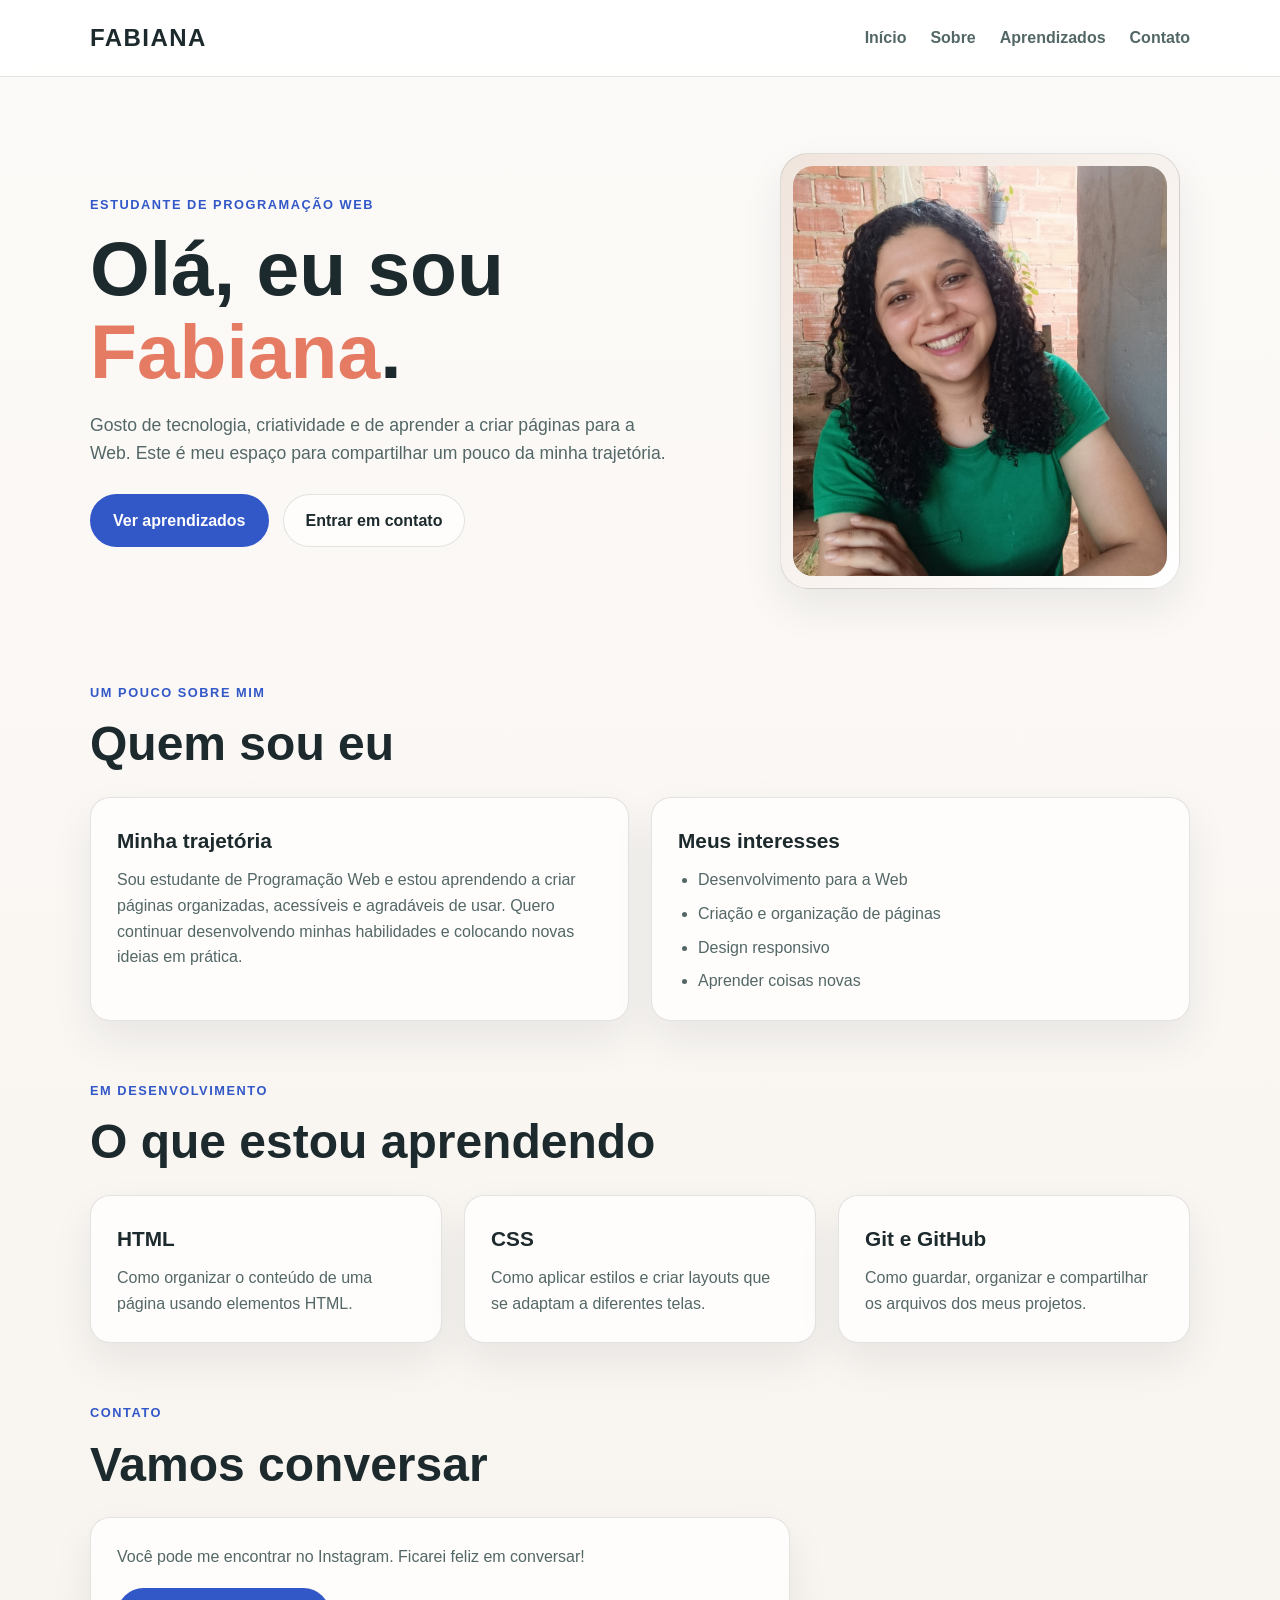
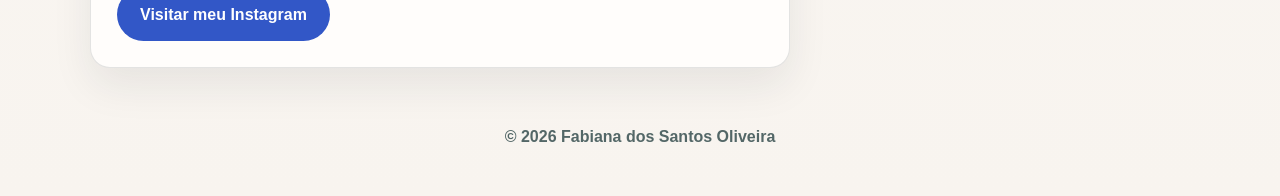
<file: index.html>
<!DOCTYPE html>
<html lang="pt-BR">
  <head>
    <meta charset="UTF-8" />
    <meta name="viewport" content="width=device-width, initial-scale=1.0" />
    <meta name="description" content="Portfólio pessoal de Fabiana." />
    <title>Fabiana | Portfólio</title>
    <link rel="stylesheet" href="style.css" />
  </head>

  <body>
    <header class="site-header">
      <div class="container nav">
        <a class="brand" href="#inicio">Fabiana</a>

        <nav aria-label="Menu principal">
          <a href="#inicio">Início</a>
          <a href="#sobre">Sobre</a>
          <a href="#projetos">Aprendizados</a>
          <a href="#contato">Contato</a>
        </nav>
      </div>
    </header>

    <main>
      <section class="hero container" id="inicio">
        <div class="hero-text">
          <p class="eyebrow">Estudante de Programação Web</p>
          <h1>Olá, eu sou <span>Fabiana</span>.</h1>
          <p class="lead">
            Gosto de tecnologia, criatividade e de aprender a criar páginas para a Web.
            Este é meu espaço para compartilhar um pouco da minha trajetória.
          </p>

          <div class="hero-actions">
            <a href="#projetos" class="btn primary">Ver aprendizados</a>
            <a href="#contato" class="btn secondary">Entrar em contato</a>
          </div>
        </div>

        <div class="hero-visual">
          <div class="photo-frame">
            <img src="foto.jpg.jpeg" alt="Foto de Fabiana" />
          </div>
        </div>
      </section>

      <section class="about container" id="sobre">
        <div class="section-title">
          <p class="eyebrow">Um pouco sobre mim</p>
          <h2>Quem sou eu</h2>
        </div>

        <div class="about-grid">
          <article class="about-card">
            <h3>Minha trajetória</h3>
            <p>
              Sou estudante de Programação Web e estou aprendendo a criar páginas
              organizadas, acessíveis e agradáveis de usar. Quero continuar
              desenvolvendo minhas habilidades e colocando novas ideias em prática.
            </p>
          </article>

          <article class="about-card">
            <h3>Meus interesses</h3>
            <ul>
              <li>Desenvolvimento para a Web</li>
              <li>Criação e organização de páginas</li>
              <li>Design responsivo</li>
              <li>Aprender coisas novas</li>
            </ul>
          </article>
        </div>
      </section>

      <section class="projects container" id="projetos">
        <div class="section-title">
          <p class="eyebrow">Em desenvolvimento</p>
          <h2>O que estou aprendendo</h2>
        </div>

        <div class="project-grid">
          <article class="project-card">
            <h3>HTML</h3>
            <p>Como organizar o conteúdo de uma página usando elementos HTML.</p>
          </article>

          <article class="project-card">
            <h3>CSS</h3>
            <p>Como aplicar estilos e criar layouts que se adaptam a diferentes telas.</p>
          </article>

          <article class="project-card">
            <h3>Git e GitHub</h3>
            <p>Como guardar, organizar e compartilhar os arquivos dos meus projetos.</p>
          </article>
        </div>
      </section>

      <section class="contact container" id="contato">
        <div class="section-title">
          <p class="eyebrow">Contato</p>
          <h2>Vamos conversar</h2>
        </div>

        <div class="contact-form">
          <p>
            Você pode me encontrar no Instagram. Ficarei feliz em conversar!
          </p>
          <a
            class="btn primary"
            href="https://www.instagram.com/fabiana.soliveira__/"
            target="_blank"
            rel="noopener noreferrer"
          >
            Visitar meu Instagram
          </a>
        </div>
      </section>
    </main>

    <footer class="site-footer">
      <div class="container">
        <p>© 2026 Fabiana dos Santos Oliveira</p>
      </div>
    </footer>
  </body>
</html>
</file>
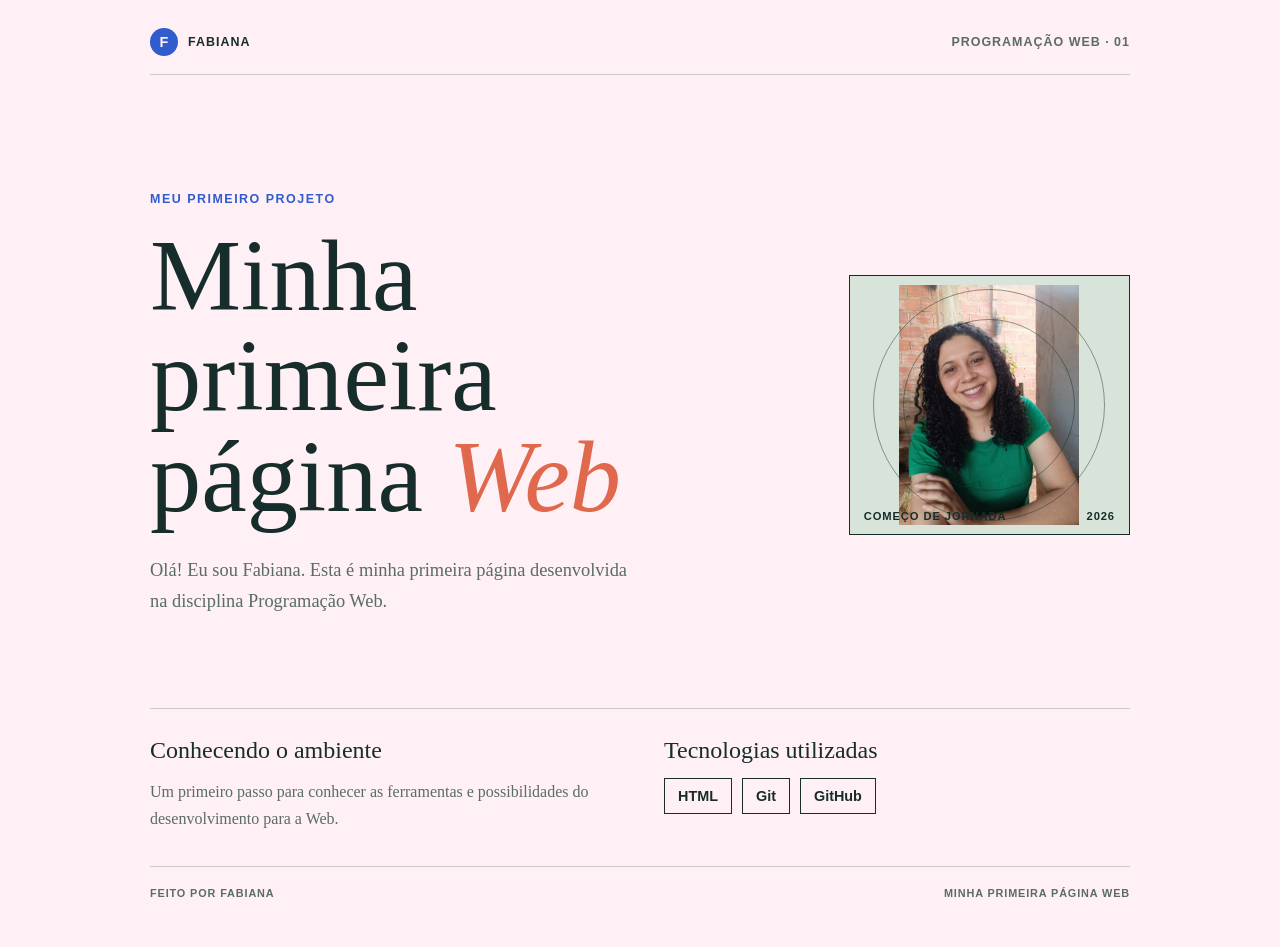
<file: pagina-fabiana/index.html>
<!doctype html>
<html lang="pt-BR">
<head>
  <meta charset="utf-8">
  <meta name="viewport" content="width=device-width, initial-scale=1">
  <meta name="theme-color" content="#f4f1e8">
  <title>Minha primeira página Web | Fabiana</title>
    <link rel="stylesheet" href="style.css">
</head>
<body>
  <div class="page">
    <header class="topline">
      <div class="brand"><span class="brand-mark" aria-hidden="true">F</span><span>Fabiana</span></div>
      <div class="course">Programação Web · 01</div>
    </header>

    <main>
      <section aria-labelledby="page-title">
        <p class="eyebrow">Meu primeiro projeto</p>
        <h1 id="page-title">Minha primeira página <span>Web</span></h1>
        <p class="intro">Olá! Eu sou Fabiana. Esta é minha primeira página desenvolvida na disciplina Programação Web.</p>
      </section>

      <aside class="profile" aria-label="Monograma de Fabiana">
        <img src="foto.jpg.jpeg" alt="Foto de Fabiana" width="180">
        <div class="profile-note"><span>Começo de jornada</span><span>2026</span></div>
      </aside>
    </main>

    <section class="details" aria-label="Sobre a página">
      <div>
        <h2>Conhecendo o ambiente</h2>
        <p>Um primeiro passo para conhecer as ferramentas e possibilidades do desenvolvimento para a Web.</p>
      </div>
      <div>
        <h2>Tecnologias utilizadas</h2>
        <ul class="tech-list">
          <li>HTML</li>
          <li>Git</li>
          <li>GitHub</li>
        </ul>
      </div>
    </section>

    <footer class="footer">
      <span>Feito por Fabiana</span>
      <span>Minha primeira página Web</span>
    </footer>
  </div>
</body>
</html>
</file>
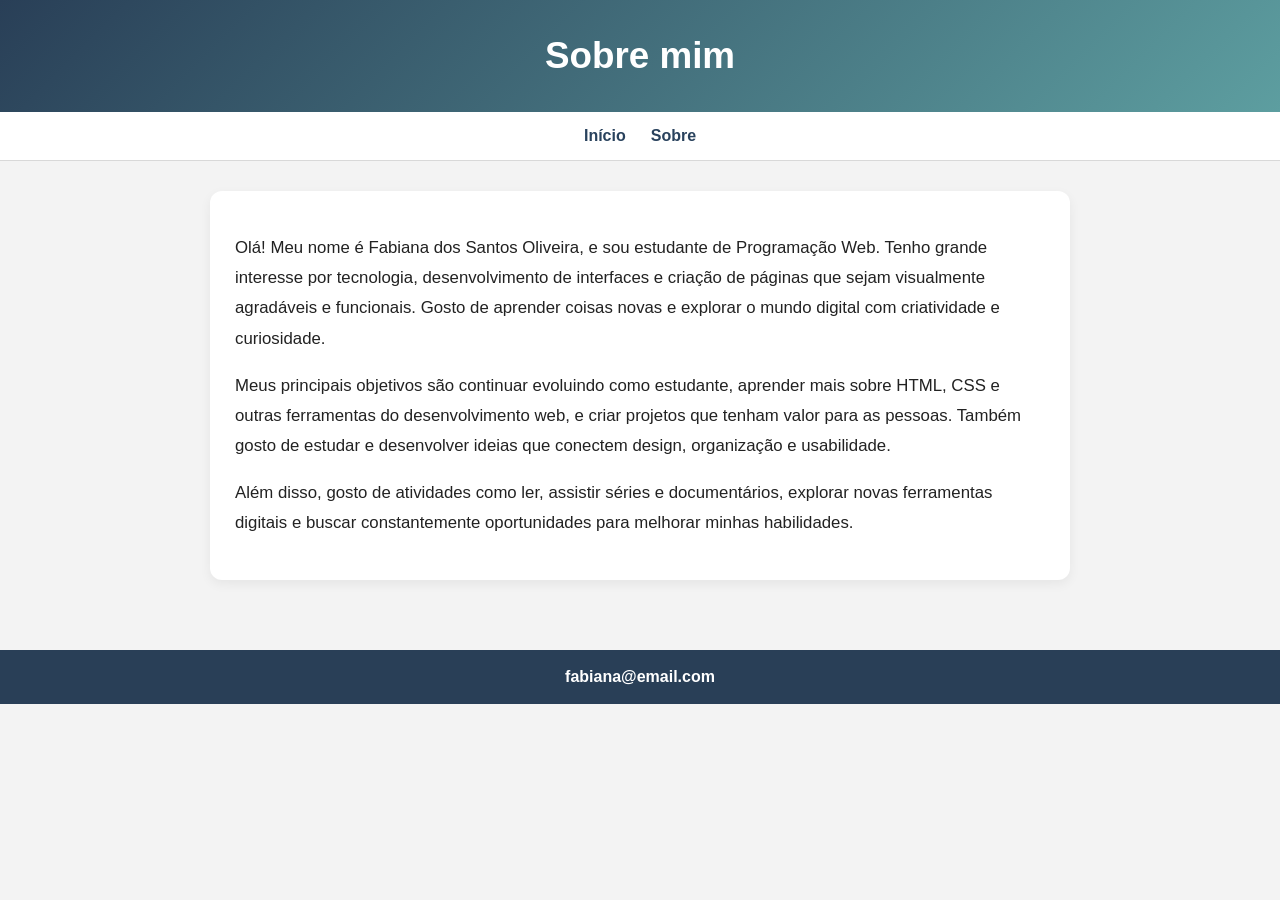
<file: pagina-fabiana/sobre.html>
<!DOCTYPE html>
<html lang="pt-BR">
  <head>
    <meta charset="UTF-8" />
    <meta name="viewport" content="width=device-width, initial-scale=1.0" />
    <title>Sobre - Fabiana dos Santos Oliveira</title>
    <style>
      * {
        box-sizing: border-box;
      }

      body {
        margin: 0;
        font-family: Arial, sans-serif;
        background: #f3f3f3;
        color: #222;
      }

      header {
        background: linear-gradient(135deg, #293f57, #5d9ea0);
        color: white;
        padding: 35px 20px;
        text-align: center;
      }

      h1 {
        margin: 0;
        font-size: 2.3rem;
      }

      nav {
        background: #ffffff;
        border-bottom: 1px solid #d8d8d8;
      }

      nav ul {
        list-style: none;
        display: flex;
        justify-content: center;
        gap: 25px;
        margin: 0;
        padding: 15px 0;
      }

      nav a {
        text-decoration: none;
        color: #29425d;
        font-weight: bold;
      }

      main {
        max-width: 900px;
        margin: 30px auto;
        padding: 0 20px 40px;
      }

      section {
        background: white;
        border-radius: 12px;
        padding: 25px;
        box-shadow: 0 4px 12px rgba(0, 0, 0, 0.06);
      }

      p {
        line-height: 1.8;
        font-size: 1.05rem;
      }

      footer {
        background: #293f57;
        color: white;
        text-align: center;
        padding: 18px;
        font-weight: bold;
      }
    </style>
  </head>
  <body>
    <header>
      <h1>Sobre mim</h1>
    </header>

    <nav>
      <ul>
        <li><a href="index.html">Início</a></li>
        <li><a href="sobre.html">Sobre</a></li>
      </ul>
    </nav>

    <main>
      <section>
        <p>
          Olá! Meu nome é Fabiana dos Santos Oliveira, e sou estudante de Programação Web. Tenho grande interesse
          por tecnologia, desenvolvimento de interfaces e criação de páginas que sejam visualmente
          agradáveis e funcionais. Gosto de aprender coisas novas e explorar o mundo digital com
          criatividade e curiosidade.
        </p>
        <p>
          Meus principais objetivos são continuar evoluindo como estudante, aprender mais sobre HTML,
          CSS e outras ferramentas do desenvolvimento web, e criar projetos que tenham valor para as
          pessoas. Também gosto de estudar e desenvolver ideias que conectem design, organização e usabilidade.
        </p>
        <p>
          Além disso, gosto de atividades como ler, assistir séries e documentários, explorar novas
          ferramentas digitais e buscar constantemente oportunidades para melhorar minhas habilidades.
        </p>
      </section>
    </main>

    <footer>
      fabiana@email.com
    </footer>
  </body>
</html>
</file>
<file: style.css>
:root {
  --bg: #f8f4ef;
  --panel: #fffdfb;
  --panel-strong: #f0e5dd;
  --primary: #3257c7;
  --accent: #e57b63;
  --text: #1d2a2d;
  --muted: #536767;
  --line: rgba(29, 42, 45, 0.12);
  --shadow: 0 18px 40px rgba(25, 35, 48, 0.08);
}

* {
  box-sizing: border-box;
}

html {
  scroll-behavior: smooth;
}

body {
  margin: 0;
  color: var(--text);
  background: linear-gradient(180deg, #fcfaf8 0%, var(--bg) 100%);
  font-family: Arial, Helvetica, sans-serif;
  line-height: 1.6;
}

img {
  display: block;
  max-width: 100%;
}

a {
  color: inherit;
  text-decoration: none;
}

.container {
  width: min(1100px, 90%);
  margin: 0 auto;
}

.site-header {
  position: sticky;
  top: 0;
  z-index: 10;
  border-bottom: 1px solid var(--line);
  background: rgba(255, 255, 255, 0.88);
  backdrop-filter: blur(12px);
}

.nav {
  display: flex;
  min-height: 76px;
  align-items: center;
  justify-content: space-between;
  gap: 20px;
}

.brand {
  font-size: 1.5rem;
  font-weight: 800;
  letter-spacing: 0.06em;
  text-transform: uppercase;
}

nav {
  display: flex;
  flex-wrap: wrap;
  gap: 24px;
  color: var(--muted);
  font-weight: 700;
}

nav a:hover {
  color: var(--primary);
}

.hero {
  display: grid;
  grid-template-columns: 1.2fr 0.8fr;
  align-items: center;
  gap: 48px;
  padding-top: 76px;
  padding-bottom: 56px;
}

.hero-text h1 {
  margin: 0 0 18px;
  font-size: clamp(2.8rem, 6vw, 5rem);
  line-height: 1.08;
}

.hero-text h1 span {
  color: var(--accent);
}

.eyebrow {
  margin: 0 0 12px;
  color: var(--primary);
  font-size: 0.8rem;
  font-weight: 800;
  letter-spacing: 0.12em;
  text-transform: uppercase;
}

.lead {
  max-width: 580px;
  margin: 0;
  color: var(--muted);
  font-size: 1.1rem;
}

.hero-actions {
  display: flex;
  flex-wrap: wrap;
  gap: 14px;
  margin-top: 26px;
}

.btn {
  display: inline-block;
  padding: 13px 22px;
  border: 1px solid transparent;
  border-radius: 999px;
  font-weight: 700;
  transition: transform 0.2s ease, box-shadow 0.2s ease;
}

.btn:hover {
  transform: translateY(-2px);
  box-shadow: var(--shadow);
}

.btn.primary {
  color: white;
  background: var(--primary);
}

.btn.secondary {
  border-color: var(--line);
  background: var(--panel);
}

.hero-visual {
  display: flex;
  justify-content: center;
}

.photo-frame {
  width: min(100%, 400px);
  padding: 12px;
  border: 1px solid var(--line);
  border-radius: 28px;
  background: linear-gradient(135deg, var(--panel-strong), white);
  box-shadow: var(--shadow);
}

.photo-frame img {
  width: 100%;
  height: 410px;
  border-radius: 20px;
  object-fit: cover;
}

.about,
.projects,
.contact {
  padding-top: 38px;
  padding-bottom: 22px;
}

.section-title {
  margin-bottom: 24px;
}

.section-title h2 {
  margin: 0;
  font-size: clamp(2rem, 4vw, 3rem);
  line-height: 1.2;
}

.about-grid,
.project-grid {
  display: grid;
  grid-template-columns: repeat(2, minmax(0, 1fr));
  gap: 22px;
}

.about-card,
.project-card,
.contact-form {
  padding: 26px;
  border: 1px solid var(--line);
  border-radius: 20px;
  background: var(--panel);
  box-shadow: var(--shadow);
}

.about-card h3,
.project-card h3 {
  margin: 0 0 10px;
  font-size: 1.3rem;
}

.about-card p,
.project-card p,
.about-card li,
.contact-form p {
  color: var(--muted);
}

.about-card p,
.project-card p,
.contact-form p {
  margin: 0;
}

.about-card ul {
  display: grid;
  gap: 8px;
  margin: 0;
  padding-left: 20px;
}

.project-grid {
  grid-template-columns: repeat(3, minmax(0, 1fr));
}

.contact-form {
  display: grid;
  justify-items: start;
  gap: 18px;
  max-width: 700px;
}

.site-footer {
  padding: 34px 0 46px;
  color: var(--muted);
  text-align: center;
  font-weight: 600;
}

.site-footer p {
  margin: 0;
}

@media (max-width: 820px) {
  .nav {
    flex-direction: column;
    justify-content: center;
    padding: 16px 0;
  }

  nav {
    justify-content: center;
    gap: 14px 20px;
  }

  .hero {
    grid-template-columns: 1fr;
    gap: 32px;
    padding-top: 52px;
  }

  .hero-text {
    text-align: center;
  }

  .hero-actions {
    justify-content: center;
  }

  .about-grid,
  .project-grid {
    grid-template-columns: 1fr;
  }

  .photo-frame img {
    height: 360px;
  }
}

@media (max-width: 480px) {
  .container {
    width: min(100% - 32px, 1100px);
  }

  .photo-frame img {
    height: 300px;
  }

  .about-card,
  .project-card,
  .contact-form {
    padding: 20px;
  }
}
</file>
<file: pagina-fabiana/style.css>
:root {
      color-scheme: light;
      --paper: #fff0f5;
      --ink: #172d2b;
      --muted: #596c66;
      --green: #315cce;
      --coral: #df684d;
      --line: rgba(23, 45, 43, 0.2);
    }

    * {
      box-sizing: border-box;
    }

    body {
      min-height: 100vh;
      margin: 0;
      color: var(--ink);
      background-color: var(--paper);
      background-image: radial-gradient(rgba(23, 45, 43, 0.11) 0.7px, transparent 0.7px);
      background-size: 18px 18px;
      font-family: Georgia, "Times New Roman", serif;
    }

    .page {
      width: min(100% - 40px, 980px);
      margin: 0 auto;
      padding: 28px 0 48px;
    }

    .topline,
    .footer {
      display: flex;
      align-items: center;
      justify-content: space-between;
      gap: 16px;
      font-family: "Trebuchet MS", sans-serif;
      font-size: 0.78rem;
      font-weight: 700;
      letter-spacing: 0.08em;
      text-transform: uppercase;
    }

    .topline {
      padding-bottom: 18px;
      border-bottom: 1px solid var(--line);
    }

    .brand {
      display: flex;
      align-items: center;
      gap: 10px;
    }

    .brand-mark {
      display: inline-grid;
      width: 28px;
      height: 28px;
      place-items: center;
      color: var(--paper);
      background: var(--green);
      border-radius: 50%;
      font-size: 0.9rem;
      letter-spacing: 0;
    }

    .course {
      color: var(--muted);
      text-align: right;
    }

    main {
      display: grid;
      grid-template-columns: minmax(0, 1.5fr) minmax(220px, 0.7fr);
      gap: clamp(32px, 8vw, 96px);
      align-items: center;
      padding: clamp(64px, 13vh, 120px) 0 90px;
    }

    .eyebrow {
      margin: 0 0 20px;
      color: var(--green);
      font-family: "Trebuchet MS", sans-serif;
      font-size: 0.78rem;
      font-weight: 700;
      letter-spacing: 0.12em;
      text-transform: uppercase;
    }

    h1 {
      max-width: 650px;
      margin: 0;
      font-size: clamp(3rem, 8vw, 6.5rem);
      font-weight: 500;
      line-height: 0.98;
    }

    h1 span {
      color: var(--coral);
      font-style: italic;
    }

    .intro {
      max-width: 490px;
      margin: 28px 0 0;
      color: var(--muted);
      font-size: 1.15rem;
      line-height: 1.7;
    }

    .profile {
      position: relative;
      display: grid;
      min-height: 260px;
      place-items: center;
      overflow: hidden;
      border: 1px solid var(--ink);
      background: #d8e4d9;
    }

    .profile::before,
    .profile::after {
      position: absolute;
      content: "";
      border: 1px solid rgba(23, 45, 43, 0.45);
      border-radius: 50%;
    }

    .profile::before {
      width: 230px;
      height: 230px;
    }

    .profile::after {
      width: 170px;
      height: 170px;
    }

    .initial {
      z-index: 1;
      display: grid;
      width: 112px;
      height: 112px;
      place-items: center;
      color: var(--paper);
      background: var(--green);
      border-radius: 50%;
      font-size: 4rem;
      font-style: italic;
    }

    .profile-note {
      position: absolute;
      right: 14px;
      bottom: 12px;
      left: 14px;
      display: flex;
      justify-content: space-between;
      color: var(--ink);
      font-family: "Trebuchet MS", sans-serif;
      font-size: 0.7rem;
      font-weight: 700;
      letter-spacing: 0.08em;
      text-transform: uppercase;
    }

    .details {
      display: grid;
      grid-template-columns: 1fr 1fr;
      gap: 48px;
      padding: 28px 0 34px;
      border-top: 1px solid var(--line);
      border-bottom: 1px solid var(--line);
    }

    h2 {
      margin: 0 0 14px;
      font-size: 1.5rem;
      font-weight: 500;
    }

    .details p {
      max-width: 440px;
      margin: 0;
      color: var(--muted);
      line-height: 1.7;
    }

    .tech-list {
      display: flex;
      flex-wrap: wrap;
      gap: 10px;
      margin: 0;
      padding: 0;
      list-style: none;
    }

    .tech-list li {
      padding: 9px 13px;
      border: 1px solid var(--ink);
      background: var(--paper);
      font-family: "Trebuchet MS", sans-serif;
      font-size: 0.9rem;
      font-weight: 700;
    }

    .footer {
      padding-top: 20px;
      color: var(--muted);
      font-size: 0.68rem;
    }

    @media (max-width: 640px) {
      .page {
        width: min(100% - 32px, 980px);
        padding-top: 18px;
      }

      main {
        grid-template-columns: 1fr;
        gap: 36px;
        padding: 68px 0 58px;
      }

      .profile {
        min-height: 220px;
      }

      .details {
        grid-template-columns: 1fr;
        gap: 30px;
      }

      .topline,
      .footer {
        font-size: 0.65rem;
      }
    }

    @media (prefers-reduced-motion: no-preference) {
      main > * {
        animation: appear 650ms ease-out both;
      }

      .profile {
        animation-delay: 120ms;
      }

      @keyframes appear {
        from {
          opacity: 0;
          transform: translateY(12px);
        }
        to {
          opacity: 1;
          transform: translateY(0);
        }
      }
    }
</file>
